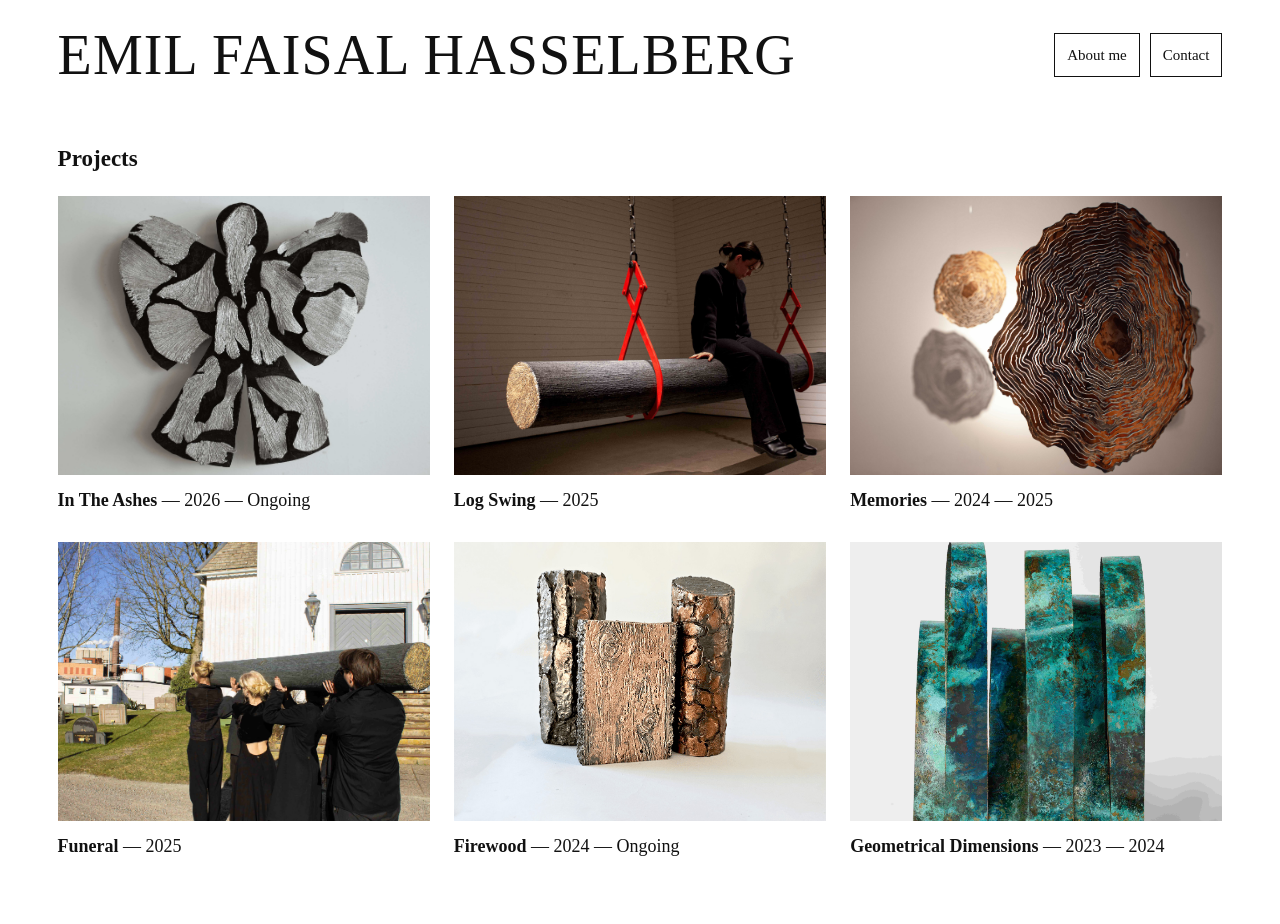
<file: index.html>
<!DOCTYPE html>
<html lang="sv">
<head>
  <meta charset="UTF-8">
  <meta name="viewport" content="width=device-width, initial-scale=1.0">
  <title>Emil Faisal Hasselberg</title>
  <link rel="stylesheet" href="style.css">
</head>
<body data-page="home">
  <header class="site-header">
    <div class="container header-inner">
      <a class="site-title" href="index.html">EMIL FAISAL HASSELBERG</a>
      <nav class="site-nav" aria-label="Primary">
        <a href="about.html">About me</a>
        <a href="contact.html">Contact</a>
      </nav>
    </div>
  </header>

  <main class="container">
    <h1 class="page-title">Projects</h1>
    <ul class="project-list gallery-grid" aria-label="Projects">
      <li class="project-item">
        <a href="intheashes.html">
          <div class="project-thumb">
            <img src="Snowangel_1.jpg" alt="In The Ashes — 2026 — Ongoing" />
          </div>
          <h2><span class="project-name">In The Ashes</span> <span class="project-meta">— 2026 — Ongoing</span></h2>
          <p>
            Ongoing masters project about identity, second generation immigration, and reconnecting with Afghan heritage through writing and making. Includes the work “To Be?”.
          </p>
        </a>
      </li>
      <li class="project-item">
        <a href="logswing.html">
          <div class="project-thumb">
            <img src="LogSwing_1.jpg" alt="Log Swing — 2025" />
          </div>
          <h2><span class="project-name">Log Swing</span> <span class="project-meta">— 2025</span></h2>
          <p>
            Interactive installation: a swing with a metal log reflecting our relationship to forest and forestry.
          </p>
        </a>
      </li>
      <li class="project-item">
        <a href="memories.html">
          <div class="project-thumb">
            <img src="Memories_1.jpeg" alt="Memories — 2024 — 2025" />
          </div>
          <h2><span class="project-name">Memories</span> <span class="project-meta">— 2024 — 2025</span></h2>
          <p>
            Mobile installation of annual rings in copper, reflecting on clearcutting, memory, and ecological loss.
          </p>
        </a>
      </li>
      <li class="project-item funeral-item">
        <a href="funeral.html">
          <div class="project-thumb">
            <img src="Funeral_1.jpg" alt="Funeral — 2025" />
          </div>
          <h2><span class="project-name">Funeral</span> <span class="project-meta">— 2025</span></h2>
          <p>
            Documentation photographs of a collective performance in Billingsfors, Sweden.
          </p>
        </a>
      </li>
      <li class="project-item">
        <a href="project.html">
          <div class="project-thumb">
            <img src="Firewood_1.jpg" alt="Firewood, 2024 — Ongoing" />
          </div>
          <h2><span class="project-name">Firewood</span> <span class="project-meta">— 2024 — Ongoing</span></h2>
          <p>
            Body of work consisting of firewood logs replicated in metal.
          </p>
        </a>
      </li>
      <li class="project-item">
        <a href="geometricaldimensions.html">
          <div class="project-thumb">
            <img src="GeometricalDimensions_1.jpg" alt="Geometrical Dimensions — 2023 — 2024" />
          </div>
          <h2><span class="project-name">Geometrical Dimensions</span> <span class="project-meta">— 2023 — 2024</span></h2>
          <p>
            Wall hanging objects and sculptures focused on materiality, patination, and geometrical aesthetics.
          </p>
        </a>
      </li>
    </ul>
  </main>

  <script src="script.js"></script>
</body>
</html>
</file>
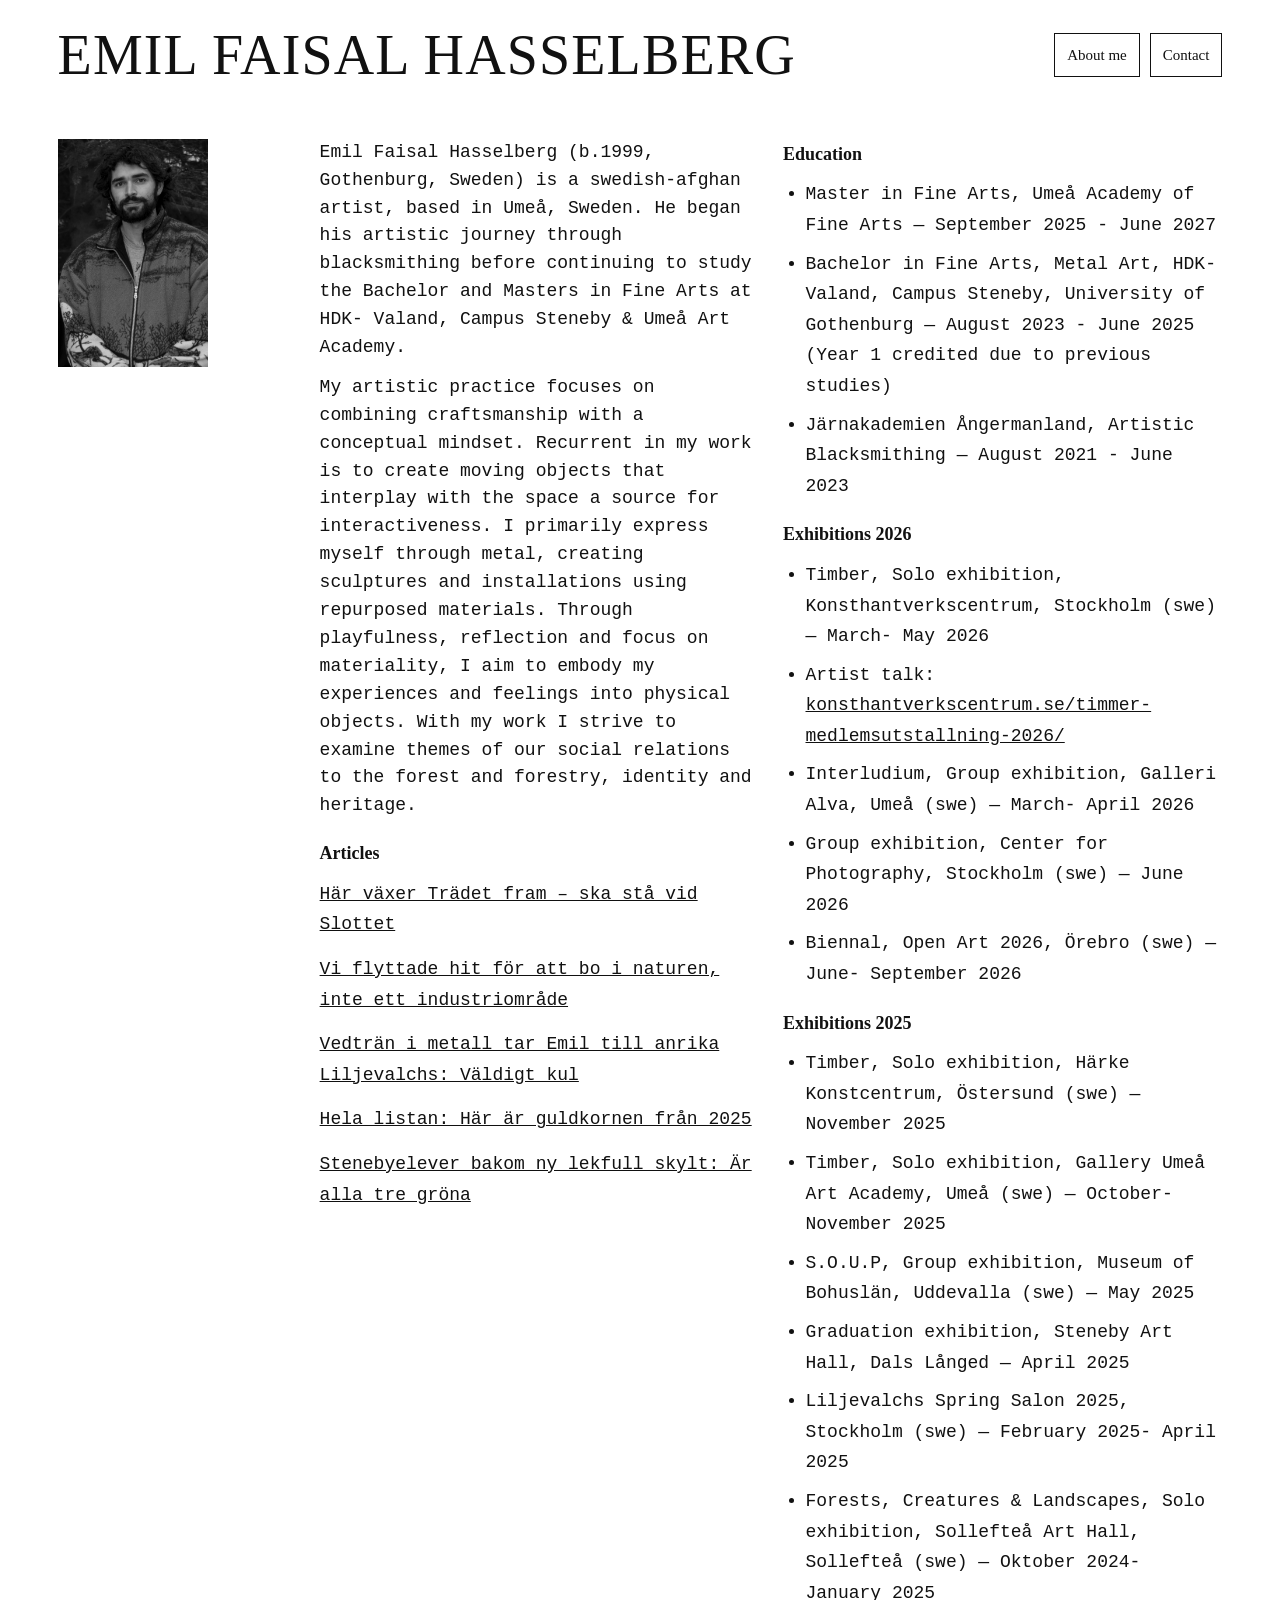
<file: about.html>
<!DOCTYPE html>
<html lang="sv">
<head>
  <meta charset="UTF-8" />
  <meta name="viewport" content="width=device-width, initial-scale=1.0" />
  <title>About me — Emil Faisal Hasselberg</title>
  <link rel="stylesheet" href="style.css" />
</head>
<body data-page="about">
  <header class="site-header">
    <div class="container header-inner">
      <a class="site-title" href="index.html">EMIL FAISAL HASSELBERG</a>
      <nav class="site-nav" aria-label="Primary">
        <a href="about.html" aria-current="page">About me</a>
        <a href="contact.html">Contact</a>
      </nav>
    </div>
  </header>

  <main class="container about-page prose">
    <section class="about-layout" aria-label="About me content">
      <img
        class="about-photo"
        src="emil%20portra%CC%88tt.jpg"
        alt="Portrait"
        loading="lazy"
      />

      <div class="about-text courier">
        <div class="about-columns">
          <div class="about-col about-intro">
            <p>
              Emil Faisal Hasselberg (b.1999, Gothenburg, Sweden) is a swedish-afghan artist, based in Umeå, Sweden. He began his artistic journey through blacksmithing before continuing to study the Bachelor and Masters in Fine Arts at HDK- Valand, Campus Steneby &amp; Umeå Art Academy.
            </p>

            <p>
              My artistic practice focuses on combining craftsmanship with a conceptual mindset. Recurrent in my work is to create moving objects that interplay with the space a source for interactiveness. I primarily express myself through metal, creating sculptures and installations using repurposed materials. Through playfulness, reflection and focus on materiality, I aim to embody my experiences and feelings into physical objects. With my work I strive to examine themes of our social relations to the forest and forestry, identity and heritage.
            </p>

            <div class="about-articles">
              <h2>Articles</h2>
              <ul class="clean-list">
                <li><a href="https://www.na.se/orebro/har-vaxer-tradet-fram-ska-sta-vid-slottet/" target="_blank" rel="noreferrer">Här växer Trädet fram – ska stå vid Slottet</a></li>
                <li><a href="https://www.tidningenangermanland.se/2025-01-16/vi-flyttade-hit-for-att-bo-i-naturen-inte-ett-industriomrade/" target="_blank" rel="noreferrer">Vi flyttade hit för att bo i naturen, inte ett industriområde</a></li>
                <li><a href="https://www.dalslanningen.se/2025/01/19/vedtran-i-metall-tar-emil-till-anrika-liljevalchs-valdigt-kul-b65fb/" target="_blank" rel="noreferrer">Vedträn i metall tar Emil till anrika Liljevalchs: Väldigt kul</a></li>
                <li><a href="https://www.tidningenangermanland.se/2025-12-25/hela-listan-har-ar-guldkornen-fran-2025/" target="_blank" rel="noreferrer">Hela listan: Här är guldkornen från 2025</a></li>
                <li><a href="https://www.dalslanningen.se/2025/10/23/kulturskolan-i-bengtsfors-far-konstnarlig-skylt-skapad-av-stenebyskolans-elever-72984/" target="_blank" rel="noreferrer">Stenebyelever bakom ny lekfull skylt: Är alla tre gröna</a></li>
              </ul>
            </div>
          </div>

          <div class="about-col about-info">
            <h2>Education</h2>
            <ul class="clean-list bullet-list">
              <li>Master in Fine Arts, Umeå Academy of Fine Arts — September 2025 - June 2027</li>
              <li>Bachelor in Fine Arts, Metal Art, HDK- Valand, Campus Steneby, University of Gothenburg — August 2023 - June 2025 (Year 1 credited due to previous studies)</li>
              <li>Järnakademien Ångermanland, Artistic Blacksmithing — August 2021 - June 2023</li>
            </ul>

            <h2>Exhibitions 2026</h2>
            <ul class="clean-list bullet-list">
              <li>Timber, Solo exhibition, Konsthantverkscentrum, Stockholm (swe) — March- May 2026</li>
              <li>Artist talk: <a href="https://konsthantverkscentrum.se/timmer-medlemsutstallning-2026/" target="_blank" rel="noreferrer">konsthantverkscentrum.se/timmer-medlemsutstallning-2026/</a></li>
              <li>Interludium, Group exhibition, Galleri Alva, Umeå (swe) — March- April 2026</li>
              <li>Group exhibition, Center for Photography, Stockholm (swe) — June 2026</li>
              <li>Biennal, Open Art 2026, Örebro (swe) — June- September 2026</li>
            </ul>

            <h2>Exhibitions 2025</h2>
            <ul class="clean-list bullet-list">
              <li>Timber, Solo exhibition, Härke Konstcentrum, Östersund (swe) — November 2025</li>
              <li>Timber, Solo exhibition, Gallery Umeå Art Academy, Umeå (swe) — October- November 2025</li>
              <li>S.O.U.P, Group exhibition, Museum of Bohuslän, Uddevalla (swe) — May 2025</li>
              <li>Graduation exhibition, Steneby Art Hall, Dals Långed — April 2025</li>
              <li>Liljevalchs Spring Salon 2025, Stockholm (swe) — February 2025- April 2025</li>
              <li>Forests, Creatures &amp; Landscapes, Solo exhibition, Sollefteå Art Hall, Sollefteå (swe) — Oktober 2024- January 2025</li>
            </ul>
          </div>

        </div>
      </div>
    </section>
  </main>
  <script src="script.js"></script>
</body>
</html>
</file>
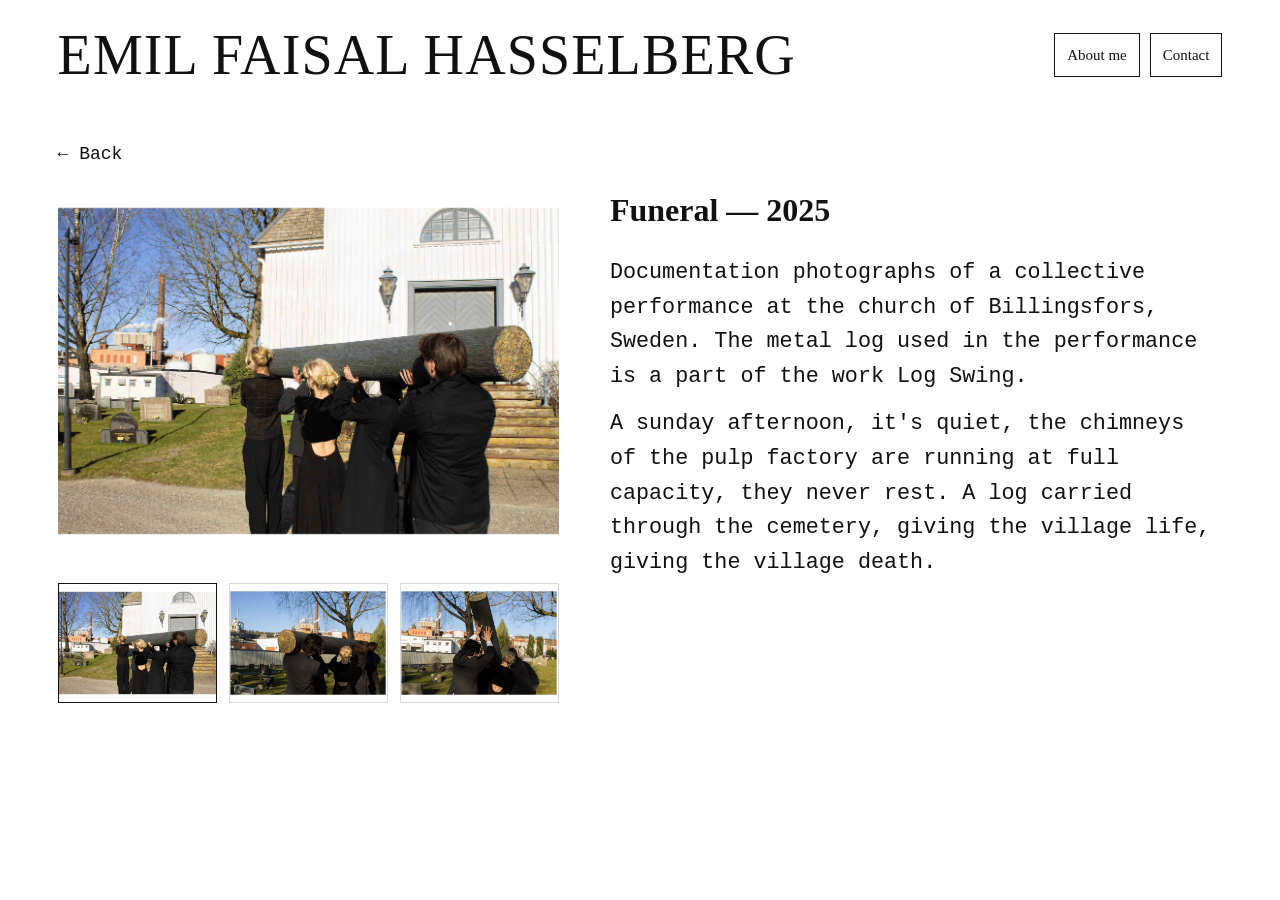
<file: funeral.html>
<!DOCTYPE html>
<html lang="sv">
<head>
  <meta charset="UTF-8" />
  <meta name="viewport" content="width=device-width, initial-scale=1.0" />
  <title>Funeral — Emil Faisal Hasselberg</title>
  <link rel="stylesheet" href="style.css" />
</head>
<body data-page="project">
  <header class="site-header">
    <div class="container header-inner">
      <a class="site-title" href="index.html">EMIL FAISAL HASSELBERG</a>
      <nav class="site-nav" aria-label="Primary">
        <a href="about.html">About me</a>
        <a href="contact.html">Contact</a>
      </nav>
    </div>
  </header>
  <main class="container prose">
    <a class="back-link" href="index.html">← Back</a>
    <article class="project-view project-layout">
      <section class="project-media">
        <figure class="project-hero"><img id="projectMainImage" src="Funeral_1.jpg" alt="Funeral — 2025" /></figure>
        <section class="project-gallery" id="projectGallery" aria-label="Funeral images"></section>
      </section>
      <section class="project-copy">
        <h1 class="page-title">Funeral — 2025</h1>
        <p>Documentation photographs of a collective performance at the church of Billingsfors, Sweden. The metal log used in the performance is a part of the work Log Swing.</p>
        <p>A sunday afternoon, it's quiet, the chimneys of the pulp factory are running at full capacity, they never rest. A log carried through the cemetery, giving the village life, giving the village death.</p>
      </section>
    </article>
    <div class="mobile-about-wrap"><a class="mobile-about-link" href="about.html">About me</a></div>
  </main>
  <script src="script.js"></script>
  <script>
    (function () {
      const gallery = document.getElementById("projectGallery");
      const mainImage = document.getElementById("projectMainImage");
      if (!gallery || !mainImage) return;
      const folder = "", baseName = "Funeral_", ext = ".jpg", maxImages = 3;
      const isMobileLayout = window.matchMedia("(max-width: 980px)").matches;
      let firstValidButton = null;
      function setMainImage(src, alt) { if (!src || mainImage.src === src) return; mainImage.classList.add("is-loading"); const preload = new Image(); preload.onload = function () { mainImage.src = src; mainImage.alt = alt || ""; requestAnimationFrame(function () { mainImage.classList.remove("is-loading"); }); }; preload.onerror = function () { mainImage.classList.remove("is-loading"); }; preload.src = src; }
      for (let i = 1; i <= maxImages; i++) { const button = document.createElement("button"); button.type = "button"; button.className = "project-gallery-item"; const img = document.createElement("img"); img.loading = "lazy"; img.src = `${folder}${baseName}${i}${ext}`; img.alt = `Funeral image ${i}`; img.onerror = function () { button.remove(); }; if (!isMobileLayout) { button.addEventListener("click", function () { setMainImage(img.src, img.alt); gallery.querySelectorAll(".project-gallery-item.active").forEach(el => el.classList.remove("active")); button.classList.add("active"); }); } button.appendChild(img); gallery.appendChild(button); if (!firstValidButton) firstValidButton = button; }
      if (firstValidButton && !isMobileLayout) firstValidButton.classList.add("active");
    })();
  </script>
</body>
</html>
</file>
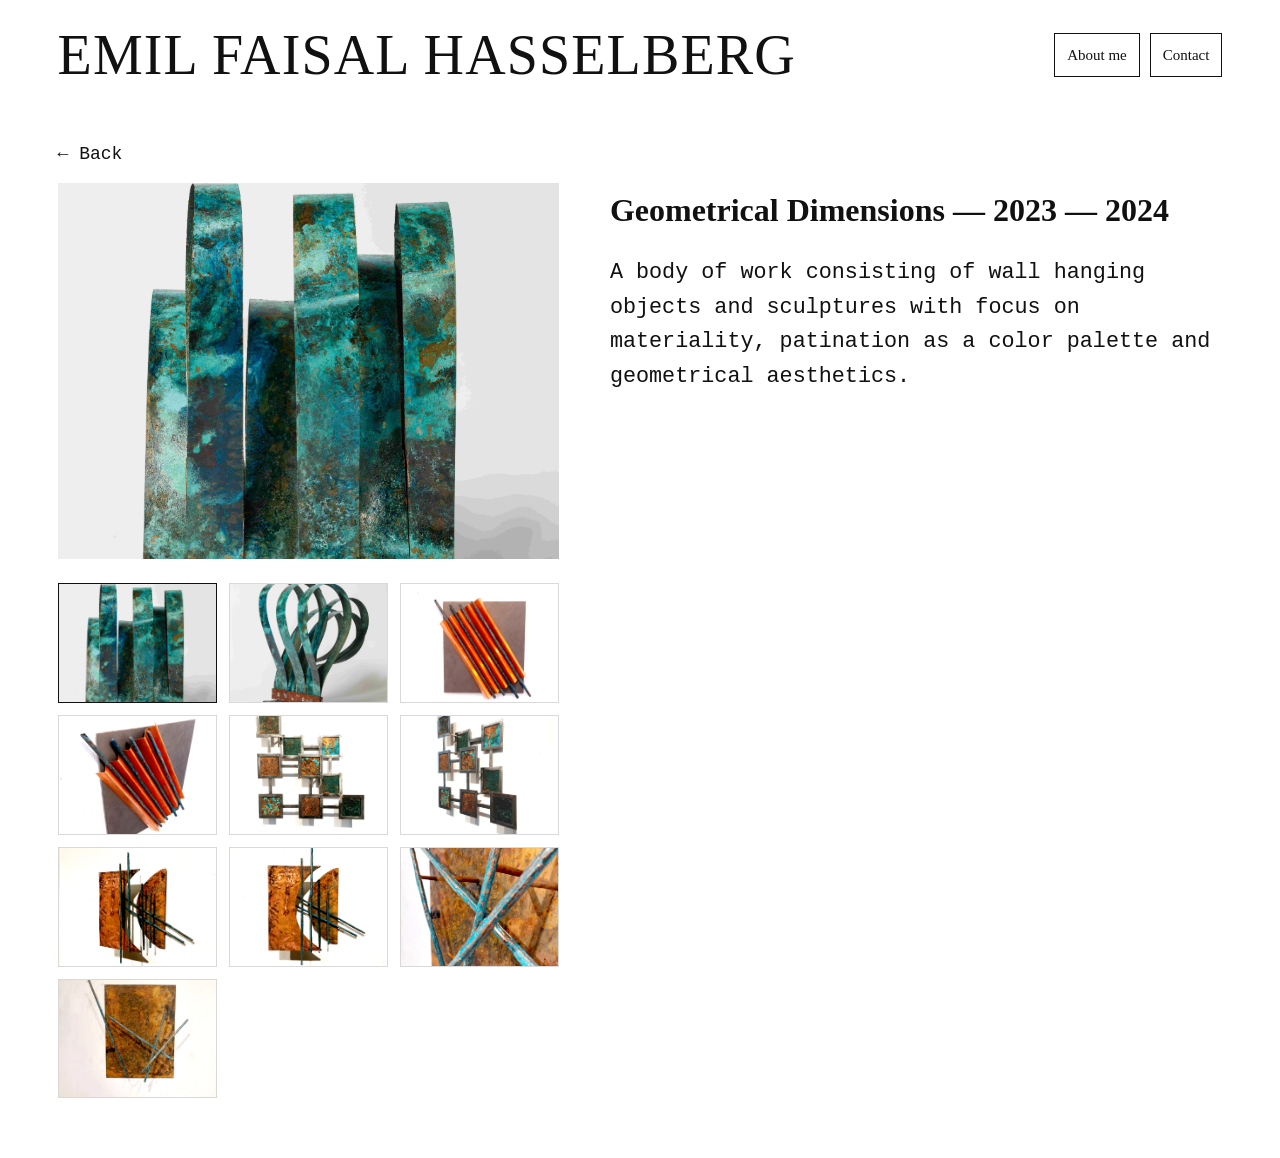
<file: geometricaldimensions.html>
<!DOCTYPE html>
<html lang="sv">
<head>
  <meta charset="UTF-8" />
  <meta name="viewport" content="width=device-width, initial-scale=1.0" />
  <title>Geometrical Dimensions — Emil Faisal Hasselberg</title>
  <link rel="stylesheet" href="style.css" />
</head>
<body data-page="project">
  <header class="site-header">
    <div class="container header-inner">
      <a class="site-title" href="index.html">EMIL FAISAL HASSELBERG</a>
      <nav class="site-nav" aria-label="Primary">
        <a href="about.html">About me</a>
        <a href="contact.html">Contact</a>
      </nav>
    </div>
  </header>
  <main class="container prose">
    <a class="back-link" href="index.html">← Back</a>
    <article class="project-view project-layout">
      <section class="project-media">
        <figure class="project-hero"><img id="projectMainImage" src="GeometricalDimensions_1.jpg" alt="Geometrical Dimensions — 2023 — 2024" /></figure>
        <section class="project-gallery" id="projectGallery" aria-label="Geometrical Dimensions images"></section>
      </section>
      <section class="project-copy">
        <h1 class="page-title">Geometrical Dimensions — 2023 — 2024</h1>
        <p>A body of work consisting of wall hanging objects and sculptures with focus on materiality, patination as a color palette and geometrical aesthetics.</p>
      </section>
    </article>
    <div class="mobile-about-wrap"><a class="mobile-about-link" href="about.html">About me</a></div>
  </main>
  <script src="script.js"></script>
  <script>
    (function () {
      const gallery = document.getElementById("projectGallery");
      const mainImage = document.getElementById("projectMainImage");
      if (!gallery || !mainImage) return;
      const folder = "";
      const files = [
        "GeometricalDimensions_1.jpg",
        "GeometricalDimensions_2.jpg",
        "GeometricalDimensions_3.jpg",
        "GeometricalDimensions_4.jpg",
        "GeometricalDimensions_5.jpg",
        "GeometricalDimensions_6.jpg",
        "GeometricalDimensions_7.jpg",
        "GeometricalDimensions_8.jpg",
        "GeometricalDimensions_9.jpg",
        "GeometricalDimensions_10.jpg"
      ];
      const isMobileLayout = window.matchMedia("(max-width: 980px)").matches;
      let firstValidButton = null;
      function setMainImage(src, alt) { if (!src || mainImage.src === src) return; mainImage.classList.add("is-loading"); const preload = new Image(); preload.onload = function () { mainImage.src = src; mainImage.alt = alt || ""; requestAnimationFrame(function () { mainImage.classList.remove("is-loading"); }); }; preload.onerror = function () { mainImage.classList.remove("is-loading"); }; preload.src = src; }
      files.forEach((file, i) => { const button = document.createElement("button"); button.type = "button"; button.className = "project-gallery-item"; const img = document.createElement("img"); img.loading = "lazy"; img.src = `${folder}${file}`; img.alt = `Geometrical Dimensions image ${i + 1}`; img.onerror = function () { button.remove(); }; if (!isMobileLayout) { button.addEventListener("click", function () { setMainImage(img.src, img.alt); gallery.querySelectorAll(".project-gallery-item.active").forEach(el => el.classList.remove("active")); button.classList.add("active"); }); } button.appendChild(img); gallery.appendChild(button); if (!firstValidButton) firstValidButton = button; });
      if (firstValidButton && !isMobileLayout) firstValidButton.classList.add("active");
    })();
  </script>
</body>
</html>
</file>
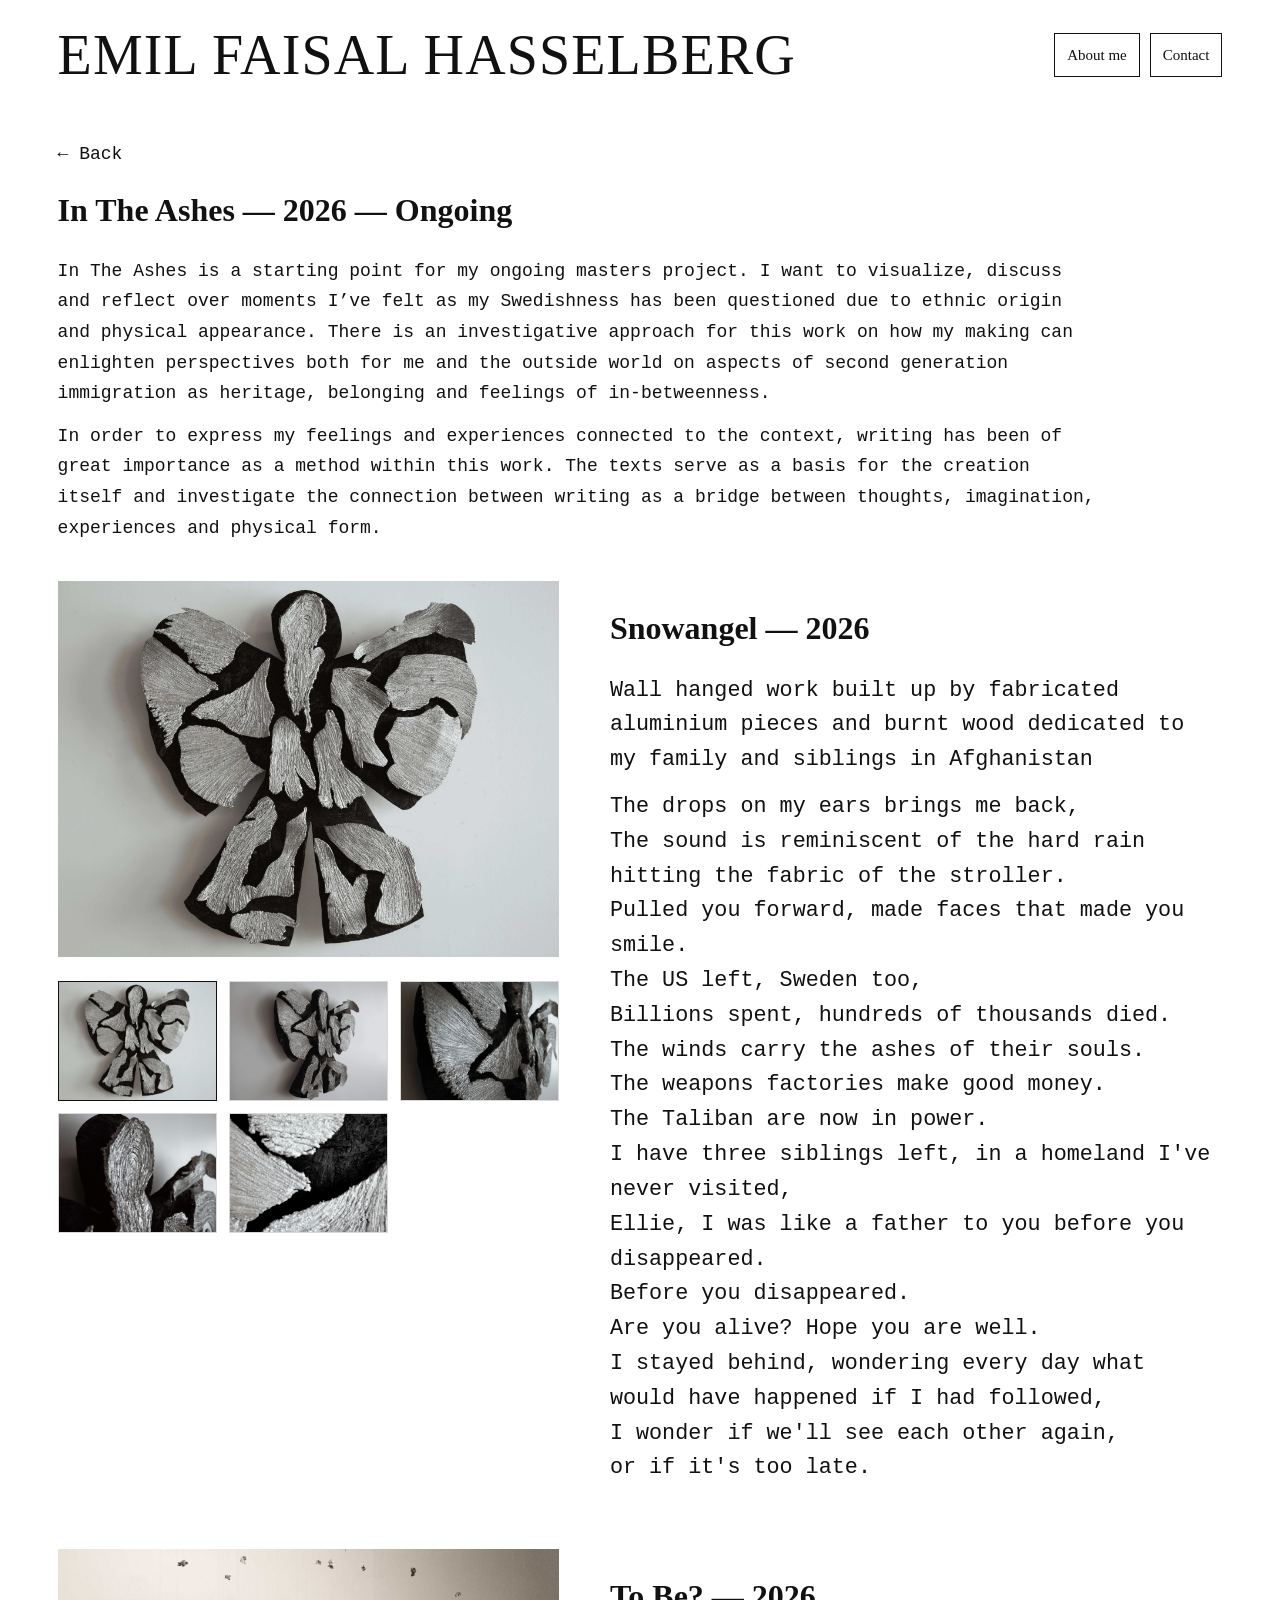
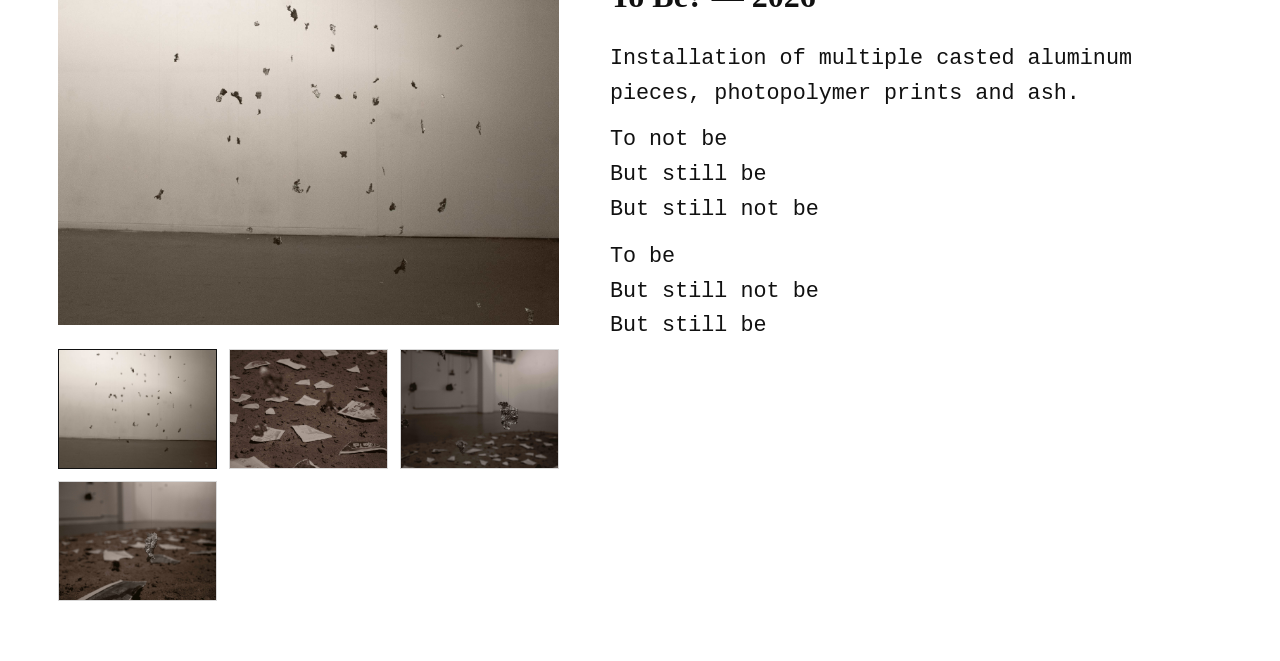
<file: intheashes.html>
<!DOCTYPE html>
<html lang="sv">
<head>
  <meta charset="UTF-8" />
  <meta name="viewport" content="width=device-width, initial-scale=1.0" />
  <title>In The Ashes — Emil Faisal Hasselberg</title>
  <link rel="stylesheet" href="style.css" />
</head>
<body data-page="project">
  <header class="site-header">
    <div class="container header-inner">
      <a class="site-title" href="index.html">EMIL FAISAL HASSELBERG</a>
      <nav class="site-nav" aria-label="Primary">
        <a href="about.html">About me</a>
        <a href="contact.html">Contact</a>
      </nav>
    </div>
  </header>

  <main class="container prose">
    <a class="back-link" href="index.html">← Back</a>

    <article class="project-view">
      <section class="project-intro">
        <h1 class="page-title">In The Ashes — 2026 — Ongoing</h1>
        <p>
          In The Ashes is a starting point for my ongoing masters project. I want to visualize, discuss and reflect over moments I’ve felt as my Swedishness has been questioned due to ethnic origin and physical appearance. There is an investigative approach for this work on how my making can enlighten perspectives both for me and the outside world on aspects of second generation immigration as heritage, belonging and feelings of in-betweenness.
        </p>
        <p>
In order to express my feelings and experiences connected to the context, writing has been of great importance as a method within this work. The texts serve as a basis for the creation itself and investigate the connection between writing as a bridge between thoughts, imagination, experiences and physical form.        </p>
      </section>

      <section class="project-section project-layout" aria-label="Snowangel">
        <section class="project-media">
          <figure class="project-hero">
            <img id="projectMainImageSnowangel" src="Snowangel_1.jpg" alt="Snowangel — 2026" />
          </figure>
          <section class="project-gallery" id="projectGallerySnowangel" aria-label="Snowangel images"></section>
        </section>

        <section class="project-copy">
          <h2 class="subproject-title">Snowangel — 2026</h2>
          <p>
            Wall hanged work built up by fabricated aluminium pieces and burnt wood dedicated to my family and siblings in Afghanistan
          </p>
          <p>
            The drops on my ears brings me back,<br />
            The sound is reminiscent of the hard rain hitting the fabric of the stroller.<br />
            Pulled you forward, made faces that made you smile.<br />
            The US left, Sweden too,<br />
            Billions spent, hundreds of thousands died.<br />
            The winds carry the ashes of their souls.<br />
            The weapons factories make good money.<br />
            The Taliban are now in power.<br />
            I have three siblings left, in a homeland I've never visited,<br />
            Ellie, I was like a father to you before you disappeared.<br />
            Before you disappeared.<br />
            Are you alive? Hope you are well.<br />
            I stayed behind, wondering every day what would have happened if I had followed,<br />
            I wonder if we'll see each other again,<br />
            or if it's too late.
          </p>
        </section>
      </section>

      <section class="project-section project-layout" aria-label="In The Ashes">
        <section class="project-media">
          <figure class="project-hero">
            <img id="projectMainImageAshes" src="InTheAshes_1.jpg" alt="In The Ashes — 2026 — Ongoing" />
          </figure>
          <section class="project-gallery" id="projectGalleryAshes" aria-label="In The Ashes images"></section>
        </section>

        <section class="project-copy">
          <h2 class="subproject-title">To Be? — 2026</h2>
          <p>
            Installation of multiple casted aluminum pieces, photopolymer prints and ash.
          </p>
          <p>
            To not be<br />
            But still be<br />
            But still not be
          </p>
          <p>
            To be<br />
            But still not be<br />
            But still be
          </p>
        </section>
      </section>

    </article>

    <div class="mobile-about-wrap">
      <a class="mobile-about-link" href="about.html">About me</a>
    </div>
  </main>

  <script src="script.js"></script>
  <script>
    (function () {
      const isMobileLayout = window.matchMedia("(max-width: 980px)").matches;

      function initGallery(mainImageId, galleryId, files, altPrefix) {
        const gallery = document.getElementById(galleryId);
        const mainImage = document.getElementById(mainImageId);
        if (!gallery || !mainImage) return;

        let firstValidButton = null;

        function setMainImage(src, alt) {
          if (!src || mainImage.src === src) return;
          mainImage.classList.add("is-loading");
          const preload = new Image();
          preload.onload = function () {
            mainImage.src = src;
            mainImage.alt = alt || "";
            requestAnimationFrame(function () {
              mainImage.classList.remove("is-loading");
            });
          };
          preload.onerror = function () {
            mainImage.classList.remove("is-loading");
          };
          preload.src = src;
        }

        files.forEach((file, index) => {
          const button = document.createElement("button");
          button.type = "button";
          button.className = "project-gallery-item";

          const img = document.createElement("img");
          img.loading = "lazy";
          img.src = file;
          img.alt = `${altPrefix} image ${index + 1}`;
          img.onerror = function () {
            button.remove();
          };

          if (!isMobileLayout) {
            button.addEventListener("click", function () {
              setMainImage(img.src, img.alt);
              gallery.querySelectorAll(".project-gallery-item.active").forEach(el => el.classList.remove("active"));
              button.classList.add("active");
            });
          }

          button.appendChild(img);
          gallery.appendChild(button);
          if (!firstValidButton) firstValidButton = button;
        });

        if (firstValidButton && !isMobileLayout) {
          firstValidButton.classList.add("active");
        }
      }

      initGallery(
        "projectMainImageAshes",
        "projectGalleryAshes",
        [
          "InTheAshes_1.jpg",
          "InTheAshes_2.jpg",
          "InTheAshes_3.jpg",
          "InTheAshes_4.jpg"
        ],
        "In The Ashes"
      );

      initGallery(
        "projectMainImageSnowangel",
        "projectGallerySnowangel",
        [
          "Snowangel_1.jpg",
          "Snowangel_2.jpg",
          "Snowangel_3.jpg",
          "Snowangel_4.jpg",
          "Snowangel_5.jpg"
        ],
        "Snowangel"
      );
    })();
  </script>
</body>
</html>
</file>
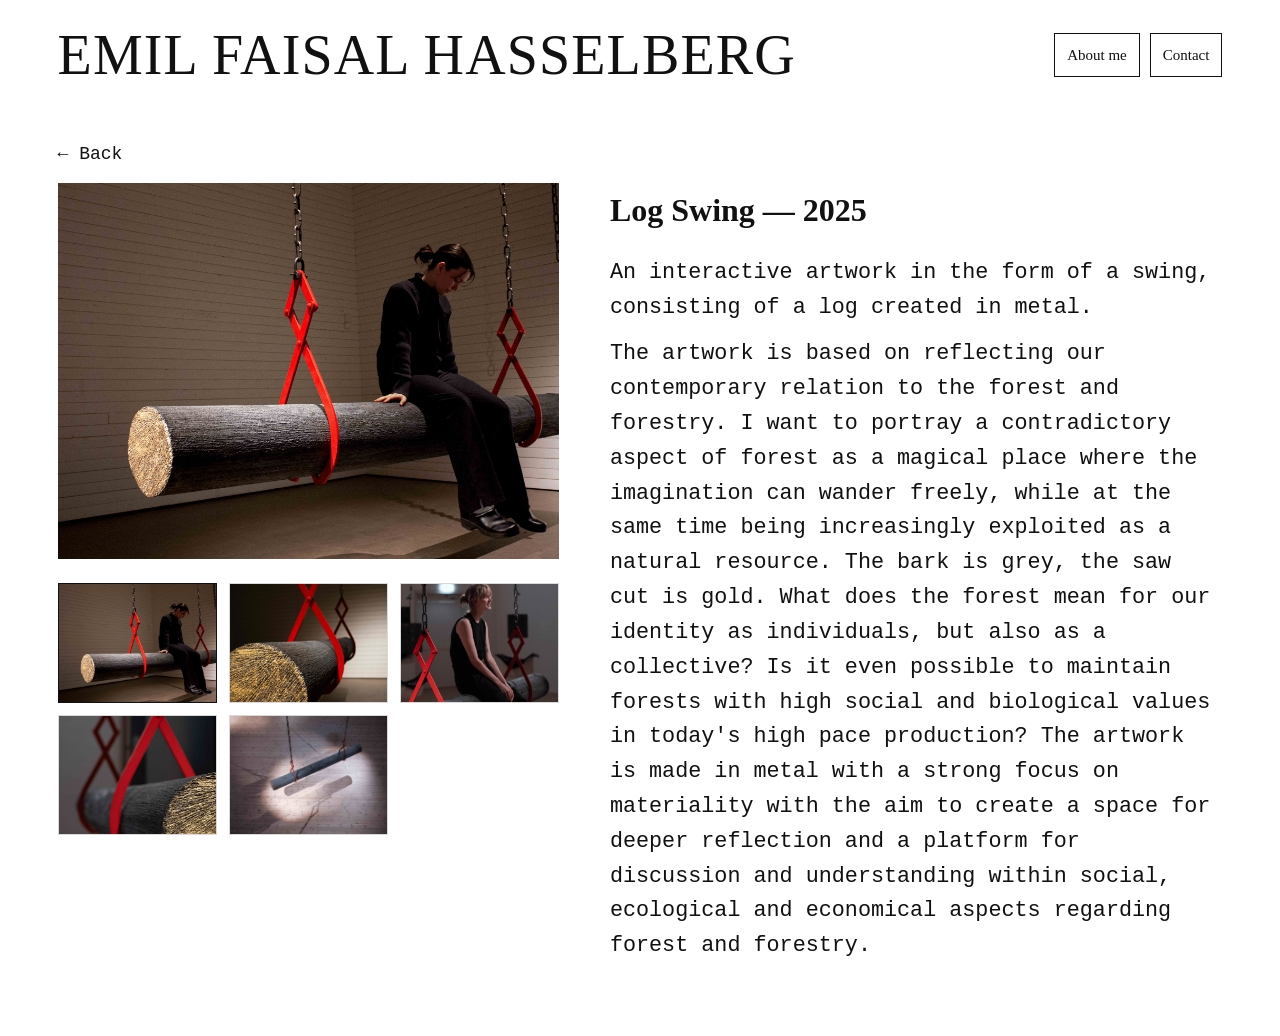
<file: logswing.html>
<!DOCTYPE html>
<html lang="sv">
<head>
  <meta charset="UTF-8" />
  <meta name="viewport" content="width=device-width, initial-scale=1.0" />
  <title>Log Swing — Emil Faisal Hasselberg</title>
  <link rel="stylesheet" href="style.css" />
</head>
<body data-page="project">
  <header class="site-header">
    <div class="container header-inner">
      <a class="site-title" href="index.html">EMIL FAISAL HASSELBERG</a>
      <nav class="site-nav" aria-label="Primary">
        <a href="about.html">About me</a>
        <a href="contact.html">Contact</a>
      </nav>
    </div>
  </header>

  <main class="container prose">
    <a class="back-link" href="index.html">← Back</a>
    <article class="project-view project-layout">
      <section class="project-media">
        <figure class="project-hero">
          <img id="projectMainImage" src="LogSwing_1.jpg" alt="Log Swing — 2025" />
        </figure>
        <section class="project-gallery" id="projectGallery" aria-label="Log Swing images"></section>
      </section>
      <section class="project-copy">
        <h1 class="page-title">Log Swing — 2025</h1>
        <p>An interactive artwork in the form of a swing, consisting of a log created in metal.</p>
        <p>
The artwork is based on reflecting our contemporary relation to the forest and forestry. I want to portray a contradictory aspect of forest as a magical place where the imagination can wander freely, while at the same time being increasingly exploited as a natural resource. The bark is grey, the saw cut is gold. What does the forest mean for our identity as individuals, but also as a collective? Is it even possible to maintain forests with high social and biological values in today's high pace production? The artwork is made in metal with a strong focus on materiality with the aim to create a space for deeper reflection and a platform for discussion and understanding within social, ecological and economical aspects regarding forest and forestry.        </p>
      </section>
    </article>
    <div class="mobile-about-wrap">
      <a class="mobile-about-link" href="about.html">About me</a>
    </div>
  </main>

  <script src="script.js"></script>
  <script>
    (function () {
      const gallery = document.getElementById("projectGallery");
      const mainImage = document.getElementById("projectMainImage");
      if (!gallery || !mainImage) return;
      const folder = "";
      const baseName = "LogSwing_";
      const ext = ".jpg";
      const maxImages = 5;
      const isMobileLayout = window.matchMedia("(max-width: 980px)").matches;
      let firstValidButton = null;
      function setMainImage(src, alt) {
        if (!src || mainImage.src === src) return;
        mainImage.classList.add("is-loading");
        const preload = new Image();
        preload.onload = function () {
          mainImage.src = src;
          mainImage.alt = alt || "";
          requestAnimationFrame(function () { mainImage.classList.remove("is-loading"); });
        };
        preload.onerror = function () { mainImage.classList.remove("is-loading"); };
        preload.src = src;
      }
      for (let i = 1; i <= maxImages; i++) {
        const button = document.createElement("button");
        button.type = "button";
        button.className = "project-gallery-item";
        const img = document.createElement("img");
        img.loading = "lazy";
        img.src = `${folder}${baseName}${i}${ext}`;
        img.alt = `Log Swing image ${i}`;
        img.onerror = function () { button.remove(); };
        if (!isMobileLayout) {
          button.addEventListener("click", function () {
            setMainImage(img.src, img.alt);
            gallery.querySelectorAll(".project-gallery-item.active").forEach(el => el.classList.remove("active"));
            button.classList.add("active");
          });
        }
        button.appendChild(img);
        gallery.appendChild(button);
        if (!firstValidButton) firstValidButton = button;
      }
      if (firstValidButton && !isMobileLayout) firstValidButton.classList.add("active");
    })();
  </script>
</body>
</html>
</file>
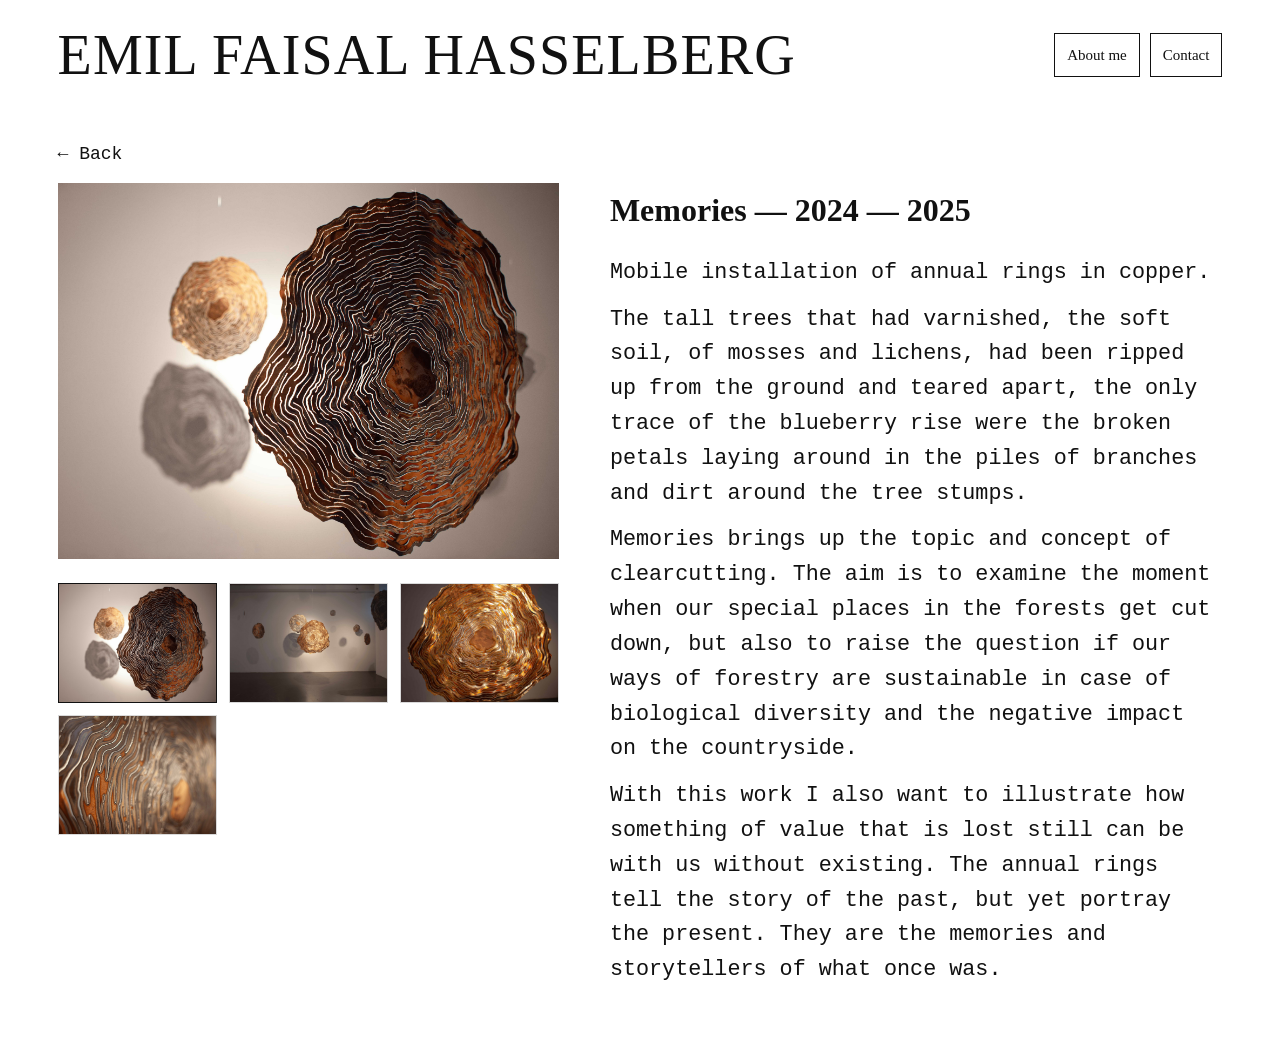
<file: memories.html>
<!DOCTYPE html>
<html lang="sv">
<head>
  <meta charset="UTF-8" />
  <meta name="viewport" content="width=device-width, initial-scale=1.0" />
  <title>Memories — 2024 — 2025 — Emil Faisal Hasselberg</title>
  <link rel="stylesheet" href="style.css" />
</head>
<body data-page="project">
  <header class="site-header">
    <div class="container header-inner">
      <a class="site-title" href="index.html">EMIL FAISAL HASSELBERG</a>
      <nav class="site-nav" aria-label="Primary">
        <a href="about.html">About me</a>
        <a href="contact.html">Contact</a>
      </nav>
    </div>
  </header>

  <main class="container prose">
    <a class="back-link" href="index.html">← Back</a>
    <article class="project-view project-layout">
      <section class="project-media">
        <figure class="project-hero"><img id="projectMainImage" src="Memories_1.jpeg" alt="Memories — 2024 — 2025" /></figure>
        <section class="project-gallery" id="projectGallery" aria-label="Memories images"></section>
      </section>
      <section class="project-copy">
        <h1 class="page-title">Memories — 2024 — 2025</h1>
        <p>Mobile installation of annual rings in copper.</p>
        <p>
          The tall trees that had varnished, the soft soil, of mosses and lichens, had been ripped up from the ground and teared apart, the only trace of the blueberry rise were the broken petals laying around in the piles of branches and dirt around the tree stumps.
        </p>
        <p>
          Memories brings up the topic and concept of clearcutting. The aim is to examine the moment when our special places in the forests get cut down, but also to raise the question if our ways of forestry are sustainable in case of biological diversity and the negative impact on the countryside.
        </p>
        <p>
          With this work I also want to illustrate how something of value that is lost still can be with us without existing. The annual rings tell the story of the past, but yet portray the present. They are the memories and storytellers of what once was.
        </p>
      </section>
    </article>
    <div class="mobile-about-wrap"><a class="mobile-about-link" href="about.html">About me</a></div>
  </main>

  <script src="script.js"></script>
  <script>
    (function () {
      const gallery = document.getElementById("projectGallery");
      const mainImage = document.getElementById("projectMainImage");
      if (!gallery || !mainImage) return;
      const folder = "";
      const baseName = "Memories_";
      const ext = ".jpeg";
      const maxImages = 4;
      const isMobileLayout = window.matchMedia("(max-width: 980px)").matches;
      let firstValidButton = null;
      function setMainImage(src, alt) { if (!src || mainImage.src === src) return; mainImage.classList.add("is-loading"); const preload = new Image(); preload.onload = function () { mainImage.src = src; mainImage.alt = alt || ""; requestAnimationFrame(function () { mainImage.classList.remove("is-loading"); }); }; preload.onerror = function () { mainImage.classList.remove("is-loading"); }; preload.src = src; }
      for (let i = 1; i <= maxImages; i++) {
        const button = document.createElement("button"); button.type = "button"; button.className = "project-gallery-item";
        const img = document.createElement("img"); img.loading = "lazy"; img.src = `${folder}${baseName}${i}${ext}`; img.alt = `Memories image ${i}`; img.onerror = function () { button.remove(); };
        if (!isMobileLayout) { button.addEventListener("click", function () { setMainImage(img.src, img.alt); gallery.querySelectorAll(".project-gallery-item.active").forEach(el => el.classList.remove("active")); button.classList.add("active"); }); }
        button.appendChild(img); gallery.appendChild(button); if (!firstValidButton) firstValidButton = button;
      }
      if (firstValidButton && !isMobileLayout) firstValidButton.classList.add("active");
    })();
  </script>
</body>
</html>
</file>
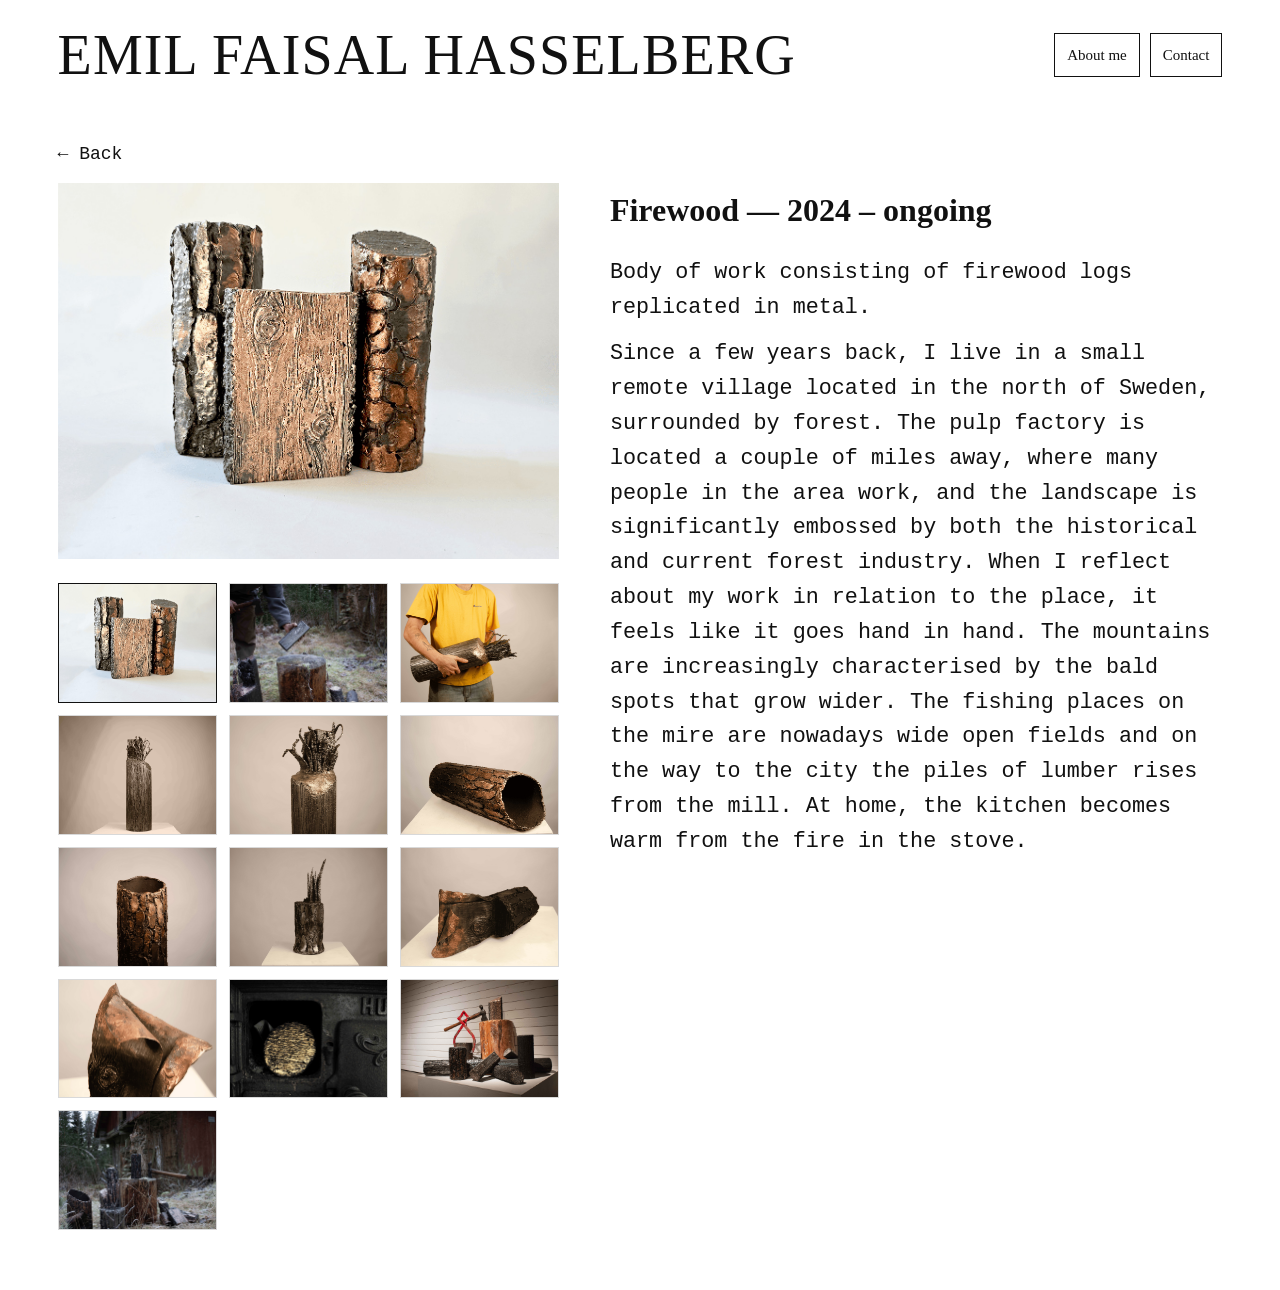
<file: project.html>
<!DOCTYPE html>
<html lang="sv">
<head>
  <meta charset="UTF-8" />
  <meta name="viewport" content="width=device-width, initial-scale=1.0" />
  <title>Project — Emil Faisal Hasselberg</title>
  <link rel="stylesheet" href="style.css" />
</head>
<body data-page="project">
  <header class="site-header">
    <div class="container header-inner">
      <a class="site-title" href="index.html">EMIL FAISAL HASSELBERG</a>
      <nav class="site-nav" aria-label="Primary">
        <a href="about.html">About me</a>
        <a href="contact.html">Contact</a>
      </nav>
    </div>
  </header>

  <main class="container prose">
    <a class="back-link" href="index.html">← Back</a>

    <article class="project-view project-layout">
      <section class="project-media">
        <figure class="project-hero">
          <img id="projectMainImage" src="Firewood_1.jpg" alt="Firewood, 2024–ongoing" />
        </figure>

        <section class="project-gallery" id="projectGallery" aria-label="Firewood images"></section>
      </section>

      <section class="project-copy">
        <h1 class="page-title">Firewood — 2024 – ongoing</h1>

        <p>
          Body of work consisting of firewood logs replicated in metal.
        </p>

        <p>
          Since a few years back, I live in a small remote village located in the north of Sweden, surrounded by forest. The pulp factory is located a couple of miles away, where many people in the area work, and the landscape is significantly embossed by both the historical and current forest industry. When I reflect about my work in relation to the place, it feels like it goes hand in hand. The mountains are increasingly characterised by the bald spots that grow wider. The fishing places on the mire are nowadays wide open fields and on the way to the city the piles of lumber rises from the mill. At home, the kitchen becomes warm from the fire in the stove.
        </p>

      </section>
    </article>

    <div class="mobile-about-wrap">
      <a class="mobile-about-link" href="about.html">About me</a>
    </div>
  </main>

  <script src="script.js"></script>
  <script>
    (function () {
      const gallery = document.getElementById("projectGallery");
      const mainImage = document.getElementById("projectMainImage");
      if (!gallery) return;
      if (!mainImage) return;

      const folder = "";
      const files = [
        "Firewood_1.jpg",
        "Firewood_2.jpg",
        "Firewood_3.jpg",
        "Firewood_4.jpg",
        "Firewood_5.jpg",
        "Firewood_6.jpg",
        "Firewood_7.jpg",
        "Firewood_8.jpg",
        "Firewood_9.jpg",
        "Firewood_10.jpg",
        "Firewood_11.jpg",
        "Firewood_12.jpg",
        "Firewood_13.jpg"
      ];
      let firstValidButton = null;
      const isMobileLayout = window.matchMedia("(max-width: 980px)").matches;

      function setMainImage(src, alt) {
        if (!src || mainImage.src === src) return;

        mainImage.classList.add("is-loading");
        const preload = new Image();

        preload.onload = function () {
          mainImage.src = src;
          mainImage.alt = alt || "";
          requestAnimationFrame(function () {
            mainImage.classList.remove("is-loading");
          });
        };

        preload.onerror = function () {
          mainImage.classList.remove("is-loading");
        };

        preload.src = src;
      }

      files.forEach((file, index) => {
        const button = document.createElement("button");
        button.type = "button";
        button.className = "project-gallery-item";

        const img = document.createElement("img");
        img.loading = "lazy";
        img.src = `${folder}${file}`;
        img.alt = `Firewood image ${index + 1}`;

        img.onerror = function () {
          button.remove();
        };

        if (!isMobileLayout) {
          button.addEventListener("click", function () {
            setMainImage(img.src, img.alt);
            gallery.querySelectorAll(".project-gallery-item.active")
              .forEach(el => el.classList.remove("active"));
            button.classList.add("active");
          });
        }

        button.appendChild(img);
        gallery.appendChild(button);

        if (!firstValidButton) {
          firstValidButton = button;
        }
      });

      if (firstValidButton && !isMobileLayout) {
        firstValidButton.classList.add("active");
      }
    })();
  </script>
</body>
</html>
</file>
<file: style.css>
* { box-sizing: border-box; }
:root {
  --page-gutter: clamp(32px, 4.5vw, 72px);
}
html, body { height: 100%; }
body {
  margin: 0;
  padding-left: var(--page-gutter);
  padding-right: var(--page-gutter);
  font-family: "Courier New", Courier, monospace;
  color: #111;
  background: #fff;
  font-size: 18px;
  line-height: 1.7;
  overflow-x: hidden;
}

.screensaver-overlay {
  position: fixed;
  inset: 0;
  background: rgba(255, 255, 255, 0);
  opacity: 0;
  visibility: hidden;
  pointer-events: none;
  display: flex;
  align-items: center;
  justify-content: center;
  z-index: 9999;
  transition: opacity 1800ms cubic-bezier(0.22, 1, 0.36, 1), background-color 1800ms cubic-bezier(0.22, 1, 0.36, 1), visibility 0s linear 1800ms;
}

.screensaver-overlay.active {
  opacity: 1;
  visibility: visible;
  pointer-events: auto;
  background: rgba(255, 255, 255, 1);
  transition: opacity 1800ms cubic-bezier(0.22, 1, 0.36, 1), background-color 1800ms cubic-bezier(0.22, 1, 0.36, 1), visibility 0s linear 0s;
}

.screensaver-logo-wrap img {
  width: min(40vw, 440px);
  max-width: 90vw;
  height: auto;
  opacity: 0;
  transform: translateY(6px);
  transition: opacity 1400ms cubic-bezier(0.22, 1, 0.36, 1) 280ms, transform 1400ms cubic-bezier(0.22, 1, 0.36, 1) 280ms;
}

.screensaver-overlay.active .screensaver-logo-wrap img {
  opacity: 1;
  transform: translateY(0);
}

h1, h2, h3, h4, h5, h6 {
  font-family: "Times New Roman", Times, serif;
}

a { color: inherit; }
.courier { font-family: "Courier New", Courier, monospace; }

.container {
  width: 100%;
  max-width: none;
  margin: 0;
  padding-left: 0;
  padding-right: 0;
}

.site-header {
  border-bottom: 0;
}

.header-inner {
  display: flex;
  align-items: center;
  justify-content: space-between;
  gap: 16px;
  padding: 26px 0;
}

.site-title {
  font-family: "Times New Roman", Times, serif;
  text-decoration: none;
  letter-spacing: 0.02em;
  font-size: clamp(28px, 4.6vw, 56px);
  line-height: 1.05;
}

.site-nav {
  display: flex;
  align-items: center;
  gap: 10px;
}

.site-nav a {
  font-family: "Times New Roman", Times, serif;
  text-decoration: none;
  font-size: clamp(16px, 2.1vw, 28px);
  display: inline-flex;
  align-items: center;
  justify-content: center;
  border: 1px solid #111;
  min-height: calc(clamp(28px, 4.6vw, 56px) + 20px);
  padding: 0 14px;
  line-height: 1.2;
}

.site-nav a[aria-current="page"] {
  text-decoration: none;
}

.mail-button {
  padding: 4px;
  width: calc(clamp(28px, 4.6vw, 56px) + 20px);
  height: calc(clamp(28px, 4.6vw, 56px) + 20px);
}

.mail-button svg {
  width: 70%;
  height: 70%;
  display: block;
}

.instagram-button {
  width: calc(clamp(28px, 4.6vw, 56px) + 20px);
  height: calc(clamp(28px, 4.6vw, 56px) + 20px);
  padding: 0;
  line-height: 1;
}

@media (max-width: 1900px) {
  .site-nav a {
    font-size: 15px !important;
    min-height: 44px !important;
    padding: 0 12px !important;
  }

  .mail-button,
  .instagram-button {
    width: 44px !important;
    height: 44px !important;
  }

  .mail-button svg {
    width: 66% !important;
    height: 66% !important;
  }

  body[data-page="home"] .project-item h2 {
    font-size: clamp(18px, 1.35vw, 24px);
  }

  body[data-page="home"] .page-title {
    font-size: clamp(20px, 1.8vw, 26px);
  }
}

main {
  padding: 28px 0 60px;
}

.about-page {
  padding: 28px 0 60px;
}

.contact-page {
  min-height: calc(100vh - 120px);
  display: flex;
  align-items: center;
  justify-content: center;
  text-align: center;
}

.contact-list {
  margin: 0;
  padding: 0;
  list-style: none;
  display: grid;
  gap: 16px;
}

.page-title {
  font-size: clamp(26px, 3vw, 32px);
  font-weight: 700;
  margin: 0 0 18px;
}

.project-list {
  list-style: none;
  padding: 0;
  margin: 0;
  display: grid;
  gap: 24px;
}

.gallery-grid {
  grid-template-columns: repeat(3, minmax(0, 1fr));
}

.project-item a {
  display: block;
  border: 0;
  padding: 0;
  text-decoration: none;
}

.project-item a:hover {
  opacity: 0.92;
}

.project-item h2 {
  font-size: clamp(24px, 2.8vw, 34px);
  margin: 0 0 2px;
  font-weight: 400;
}

.project-name {
  font-weight: 700;
}

.project-meta {
  font-weight: 400;
}

.project-item p {
  margin: 0;
}

body[data-page="home"] .project-item p {
  display: none;
}

.project-thumb {
  margin-bottom: 10px;
  overflow: hidden;
}

.project-thumb img {
  display: block;
  width: 100%;
  aspect-ratio: 4 / 3;
  max-height: none;
  object-fit: cover;
}

.funeral-item .project-thumb img {
  object-position: center 38%;
  transform: scale(1.16);
  transform-origin: center;
}

.thumb-placeholder {
  width: 100%;
  aspect-ratio: 4 / 3;
  background: #dcdcdc;
}

.prose p { margin: 0 0 12px; }
.prose h2 {
  margin: 18px 0 10px;
  font-size: 18px;
  font-weight: 700;
}

.clean-list {
  list-style: none;
  padding: 0;
  margin: 0 0 12px;
  display: grid;
  gap: 8px;
}

.bullet-list {
  list-style: disc;
  display: block;
  padding-left: 1.25em;
}

.bullet-list li {
  margin-bottom: 8px;
}

.about-layout {
  display: grid;
  grid-template-columns: minmax(180px, 260px) minmax(0, 1fr);
  gap: 24px;
  align-items: start;
}

.about-photo {
  width: 100%;
  height: auto;
  display: block;
  max-width: 230px;
}

.about-columns {
  display: grid;
  gap: 30px;
  grid-template-columns: repeat(2, minmax(0, 1fr));
}

.about-col {
  break-inside: avoid;
}

.about-col > :first-child {
  margin-top: 0;
}

.about-col > h2:first-child {
  margin-top: 0;
}

.about-intro p {
  font-size: clamp(18px, 1.2vw, 22px);
  line-height: 1.55;
}

.about-articles {
  margin-top: 18px;
}

.about-articles .clean-list {
  display: block;
}

.about-articles .clean-list li {
  margin-bottom: 14px;
}

.back-link {
  display: inline-block;
  margin: 0 0 14px;
  text-decoration: none;
}

.back-link:hover { text-decoration: underline; }

.tag-list {
  list-style: none;
  padding: 0;
  margin: 14px 0 0;
  display: flex;
  flex-wrap: wrap;
  gap: 8px;
}

.tag {
  border: 1px solid #e6e6e6;
  padding: 2px 8px;
  font-size: 14px;
}

.project-links {
  margin-top: 16px;
  display: flex;
  flex-wrap: wrap;
  gap: 12px;
}

.project-links a {
  text-decoration: underline;
  text-underline-offset: 3px;
}

.project-hero {
  margin: 0 0 18px;
  aspect-ratio: 4 / 3;
  overflow: hidden;
  background: #f3f3f3;
}

.project-hero img {
  display: block;
  width: 100%;
  height: 100%;
  object-fit: cover;
  transition: opacity 0.25s ease;
}

.project-hero img.is-loading {
  opacity: 0.35;
}

.project-gallery {
  margin: 24px 0 0;
  display: grid;
  gap: 12px;
  grid-template-columns: repeat(auto-fit, minmax(140px, 1fr));
}

.project-gallery-item {
  margin: 0;
  padding: 0;
  border: 1px solid #d9d9d9;
  background: #fff;
  cursor: pointer;
}

.project-gallery-item.active {
  border-color: #111;
}

.project-gallery-item img {
  width: 100%;
  aspect-ratio: 4 / 3;
  height: auto;
  object-fit: cover;
  display: block;
}

.project-layout {
  display: grid;
  grid-template-columns: minmax(0, 0.9fr) minmax(0, 1.1fr);
  gap: clamp(22px, 4vw, 64px);
  align-items: start;
}

.project-section {
  margin-bottom: clamp(28px, 4vw, 64px);
}

.project-section:last-child {
  margin-bottom: 0;
}

.project-intro {
  margin: 0 0 clamp(22px, 3vw, 38px);
  max-width: 96ch;
}

.project-copy {
  max-width: 82ch;
}

.project-copy p {
  font-size: clamp(20px, 1.7vw, 30px);
  line-height: 1.6;
}

.prose h2.subproject-title {
  font-size: clamp(26px, 3vw, 32px);
  font-weight: 700;
  margin: 20px 0 18px;
}

.mobile-about-wrap {
  display: none;
}

@media (max-width: 520px) {
  .header-inner {
    flex-direction: column;
    align-items: flex-start;
  }

  .site-title {
    word-break: break-word;
  }
}

@media (max-width: 1200px) {
  .gallery-grid {
    grid-template-columns: repeat(3, minmax(0, 1fr));
  }
}

@media (max-width: 980px) {
  body[data-page="project"] .site-nav {
    display: none;
  }

  .project-layout {
    grid-template-columns: 1fr;
  }

  .project-copy {
    max-width: none;
  }

  .project-copy {
    order: 1;
  }

  .project-media {
    order: 2;
  }

  .project-hero {
    display: none;
  }

  .project-gallery {
    margin-top: 10px;
    display: grid;
    grid-template-columns: 1fr;
    gap: 12px;
    overflow: visible;
    padding-bottom: 0;
  }

  .project-gallery-item {
    width: 100%;
    border: 0;
    background: transparent;
  }

  .project-gallery-item img {
    width: 100%;
    aspect-ratio: 4 / 3;
    height: auto;
    object-fit: cover;
  }

  .mobile-about-wrap {
    display: flex;
    justify-content: center;
    margin-top: 22px;
    padding-top: 8px;
    padding-bottom: 64px;
  }

  .mobile-about-link {
    font-family: "Times New Roman", Times, serif;
    text-decoration: none;
    font-size: clamp(15px, 4.2vw, 20px);
    display: inline-flex;
    align-items: center;
    justify-content: center;
    border: 1px solid #111;
    padding: 8px 18px;
    line-height: 1.2;
  }

  .gallery-grid {
    grid-template-columns: repeat(2, minmax(0, 1fr));
  }
}

@media (max-width: 820px) {
  .header-inner {
    flex-direction: column;
    align-items: stretch;
    gap: 10px;
  }

  .about-layout {
    grid-template-columns: 1fr;
  }

  .about-photo {
    max-width: 520px;
  }

  .about-page {
    padding: 22px 0 50px;
  }
}

@media (max-width: 768px) {
  :root {
    --page-gutter: 20px;
  }

  body {
    font-size: 16px;
  }

  .gallery-grid {
    grid-template-columns: repeat(2, minmax(0, 1fr));
  }
}

@media (max-width: 480px) {
  .gallery-grid {
    grid-template-columns: 1fr;
  }
}

@media (max-width: 1100px) {
  .about-layout {
    grid-template-columns: 1fr;
  }

  .about-photo {
    max-width: min(100%, 190px);
  }

  .about-columns {
    grid-template-columns: 1fr;
  }
}

@media (min-width: 1101px) and (max-width: 1480px) {
  .about-layout {
    grid-template-columns: minmax(170px, 240px) minmax(0, 1fr);
    gap: 22px;
  }

  .about-photo {
    max-width: 150px;
  }

  .about-columns {
    gap: 24px;
  }
}

@media (min-width: 1400px) {
  body {
    font-size: 19px;
  }

  .about-photo {
    max-width: 250px;
  }
}

/* Ingen extra kolumn på superbredda skärmar – behåll breda spalter */
</file>
